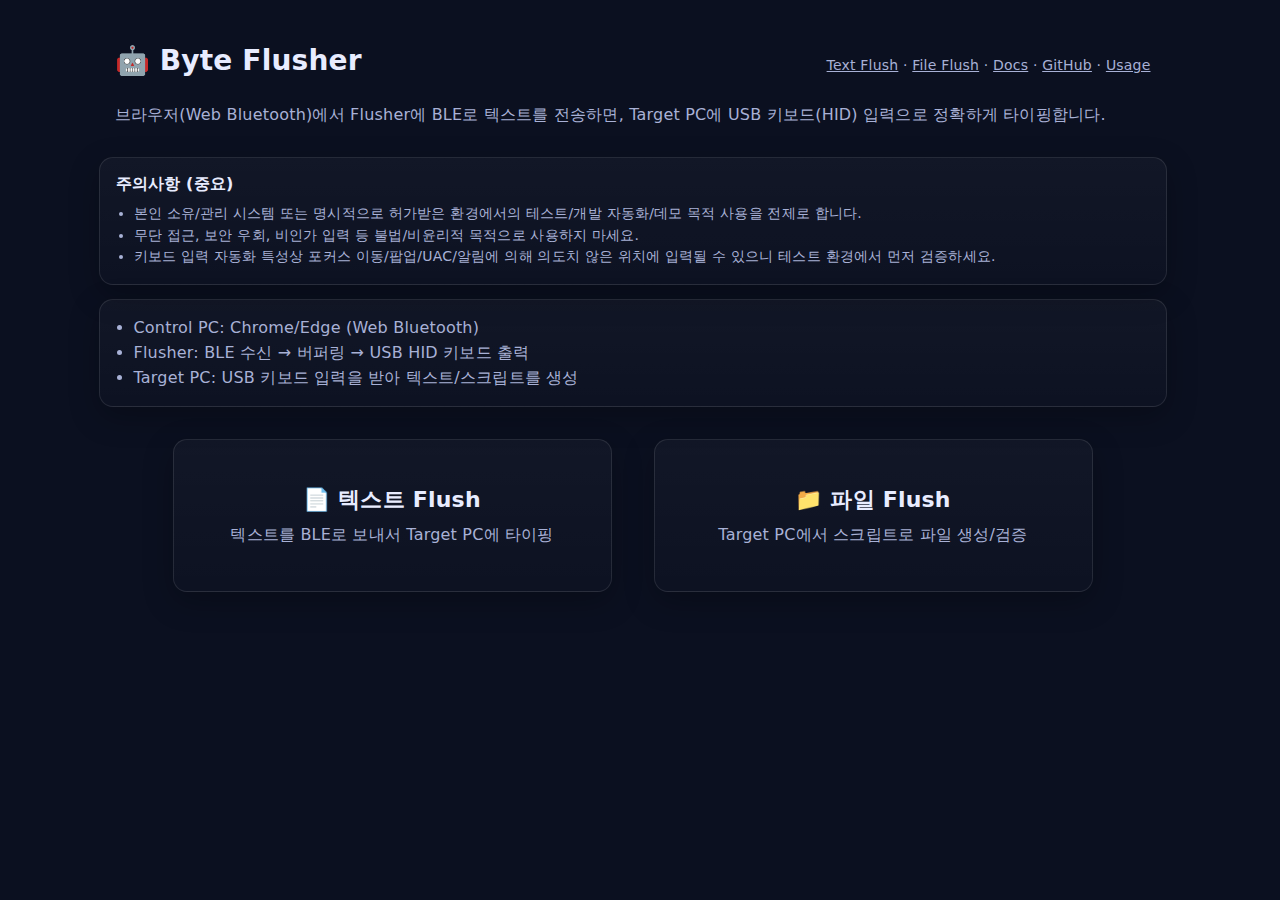
<file: index.html>
<!doctype html>
<html lang="ko">
  <head>
    <meta charset="utf-8" />
    <meta name="viewport" content="width=device-width, initial-scale=1" />
    <title>ByteFlusher — BLE to USB HID Text/File Flusher (Web Bluetooth)</title>
    <meta
      name="description"
      content="ByteFlusher는 Web Bluetooth(BLE)로 텍스트/파일을 전송하면 nRF52840 보드가 USB HID 키보드 입력으로 Target PC에 정확하게 타이핑/생성하는 도구입니다. 정확성(누락/중복 방지)을 최우선으로 설계되었습니다."
    />

    <link rel="icon" href="./favicon.svg" type="image/svg+xml" />
    <link rel="icon" href="./favicon.svg" sizes="any" />

    <link rel="canonical" href="https://aidanpark.github.io/byteflusher/" />

    <meta property="og:type" content="website" />
    <meta property="og:locale" content="ko_KR" />
    <meta property="og:site_name" content="ByteFlusher" />
    <meta property="og:title" content="ByteFlusher — BLE to USB HID Text/File Flusher" />
    <meta
      property="og:description"
      content="Web Bluetooth(BLE)로 전송한 텍스트/파일을 nRF52840 보드가 USB HID 키보드로 Target PC에 정확하게 입력/생성합니다."
    />
    <meta property="og:url" content="https://aidanpark.github.io/byteflusher/" />
    <meta property="og:image" content="https://aidanpark.github.io/byteflusher/docs/device_board.webp" />

    <meta name="twitter:card" content="summary_large_image" />
    <meta name="twitter:title" content="ByteFlusher — BLE to USB HID Text/File Flusher" />
    <meta
      name="twitter:description"
      content="Web Bluetooth(BLE) → nRF52840 → USB HID keyboard. 정확성 우선의 텍스트/파일 입력 자동화."
    />
    <meta name="twitter:image" content="https://aidanpark.github.io/byteflusher/docs/device_board.webp" />

    <link rel="stylesheet" href="./web/style.css" />
  </head>
  <body>
    <main class="container">
      <header class="topHeader">
        <div class="topHeaderRow">
          <h1 class="topHeaderTitle">🤖 Byte Flusher</h1>
          <nav class="topHeaderNav muted" aria-label="Primary">
            <a href="./web/text.html" style="color: inherit;">Text Flush</a>
            ·
            <a href="./web/files.html" style="color: inherit;">File Flush</a>
            ·
            <a href="./docs/" style="color: inherit;">Docs</a>
            ·
            <a href="https://github.com/AidanPark/byteflusher" rel="noopener" target="_blank" style="color: inherit;">GitHub</a>
            ·
            <a href="https://github.com/AidanPark/byteflusher#-빠른-시작-사용-방법" rel="noopener" target="_blank" style="color: inherit;">Usage</a>
          </nav>
        </div>
        <p class="muted" style="padding-top: 26px; font-size: 16px; line-height: 1.5;">브라우저(Web Bluetooth)에서 Flusher에 BLE로 텍스트를 전송하면, Target PC에 USB 키보드(HID) 입력으로 정확하게 타이핑합니다.</p>
      </header>

      <section class="card" style="margin-top: 10px;">
        <h2 class="sidebarTitle" style="margin-bottom: 8px;">주의사항 (중요)</h2>
        <ul class="muted" style="margin: 0; padding-left: 18px; font-size: 14px; line-height: 1.55;">
          <li>본인 소유/관리 시스템 또는 명시적으로 허가받은 환경에서의 테스트/개발 자동화/데모 목적 사용을 전제로 합니다.</li>
          <li>무단 접근, 보안 우회, 비인가 입력 등 불법/비윤리적 목적으로 사용하지 마세요.</li>
          <li>키보드 입력 자동화 특성상 포커스 이동/팝업/UAC/알림에 의해 의도치 않은 위치에 입력될 수 있으니 테스트 환경에서 먼저 검증하세요.</li>
        </ul>
      </section>

      <section class="card" style="margin-top: 14px;">
        <ul class="muted" style="margin: 0; padding-left: 18px; font-size: 16px; line-height: 1.55;">
          <li>Control PC: Chrome/Edge (Web Bluetooth)</li>
          <li>Flusher: BLE 수신 → 버퍼링 → USB HID 키보드 출력</li>
          <li>Target PC: USB 키보드 입력을 받아 텍스트/스크립트를 생성</li>
        </ul>
      </section>

      <section style="margin-top: 18px; display: flex; justify-content: center;">
        <div style="width: min(920px, 100%); display: grid; grid-template-columns: repeat(2, minmax(0, 1fr)); gap: 42px;">
          <a href="./web/text.html" class="card" style="color: inherit; text-decoration: none; display: block; padding: 45px 18px; text-align: center;">
            <div style="font-size: 22px; font-weight: 700;">📄 텍스트 Flush</div>
            <div class="muted" style="margin-top: 10px; font-size: 16px;">텍스트를 BLE로 보내서 Target PC에 타이핑</div>
          </a>
          <a href="./web/files.html" class="card" style="color: inherit; text-decoration: none; display: block; padding: 45px 18px; text-align: center;">
            <div style="font-size: 22px; font-weight: 700;">📁 파일 Flush</div>
            <div class="muted" style="margin-top: 10px; font-size: 16px;">Target PC에서 스크립트로 파일 생성/검증</div>
          </a>
        </div>
      </section>
    </main>
  </body>
</html>
</file>
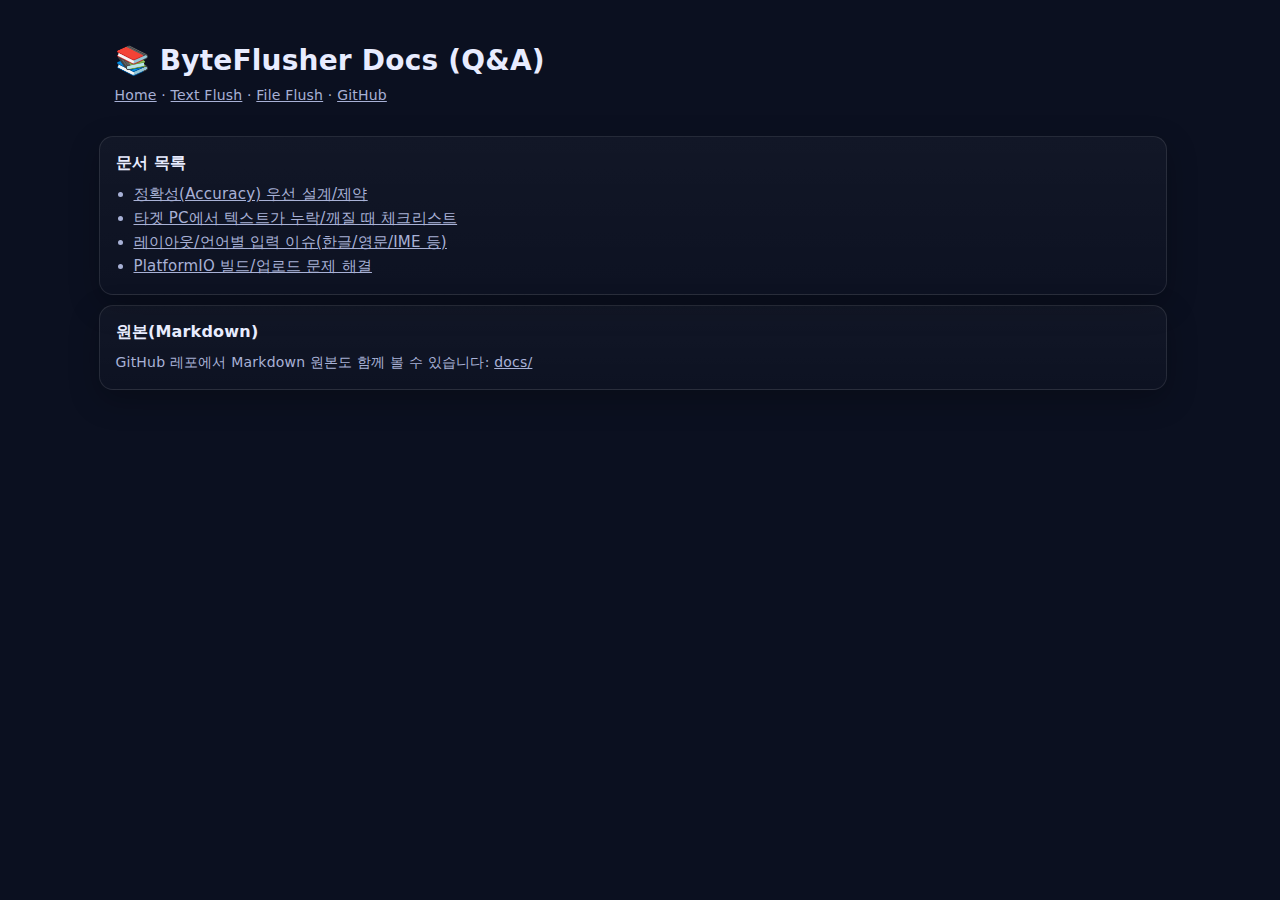
<file: docs/index.html>
<!doctype html>
<html lang="ko">
  <head>
    <meta charset="utf-8" />
    <meta name="viewport" content="width=device-width, initial-scale=1" />
    <title>ByteFlusher — Docs (Q&A)</title>
    <meta
      name="description"
      content="ByteFlusher 문서(Q&A): 정확성(accuracy) 우선 설계, 텍스트 누락/깨짐 체크리스트, IME/레이아웃 이슈, PlatformIO 빌드/업로드 문제 해결."
    />

    <link rel="icon" href="../favicon.svg" type="image/svg+xml" />
    <link rel="icon" href="../favicon.svg" sizes="any" />

    <link rel="canonical" href="https://aidanpark.github.io/byteflusher/docs/" />

    <meta property="og:type" content="website" />
    <meta property="og:locale" content="ko_KR" />
    <meta property="og:site_name" content="ByteFlusher" />
    <meta property="og:title" content="ByteFlusher — Docs (Q&A)" />
    <meta
      property="og:description"
      content="정확성 우선 설계/제약, 누락/깨짐 체크리스트, IME/레이아웃 이슈, PlatformIO 문제 해결 문서 모음."
    />
    <meta property="og:url" content="https://aidanpark.github.io/byteflusher/docs/" />
    <meta property="og:image" content="https://aidanpark.github.io/byteflusher/docs/device_board.webp" />

    <meta name="twitter:card" content="summary_large_image" />
    <meta name="twitter:title" content="ByteFlusher — Docs (Q&A)" />
    <meta
      name="twitter:description"
      content="정확성 우선 설계/제약과 트러블슈팅 문서 모음."
    />
    <meta name="twitter:image" content="https://aidanpark.github.io/byteflusher/docs/device_board.webp" />

    <link rel="stylesheet" href="../web/style.css" />
  </head>
  <body>
    <main class="container">
      <header class="topHeader">
        <h1><a href="../index.html" style="color: inherit; text-decoration: none;">📚 ByteFlusher Docs (Q&A)</a></h1>
        <p class="muted" style="margin-top: 8px; font-size: 14px; line-height: 1.5;">
          <a href="../index.html" style="color: inherit;">Home</a>
          · <a href="../web/text.html" style="color: inherit;">Text Flush</a>
          · <a href="../web/files.html" style="color: inherit;">File Flush</a>
          · <a href="https://github.com/AidanPark/byteflusher" rel="noopener" target="_blank" style="color: inherit;">GitHub</a>
        </p>
      </header>

      <section class="card" style="margin-top: 10px;">
        <h2 class="sidebarTitle" style="margin-bottom: 8px;">문서 목록</h2>
        <ul class="muted" style="margin: 0; padding-left: 18px; font-size: 15px; line-height: 1.6;">
          <li><a href="./accuracy-design.html" style="color: inherit;">정확성(Accuracy) 우선 설계/제약</a></li>
          <li><a href="./troubleshooting-missing-text.html" style="color: inherit;">타겟 PC에서 텍스트가 누락/깨질 때 체크리스트</a></li>
          <li><a href="./ime-layout-issues.html" style="color: inherit;">레이아웃/언어별 입력 이슈(한글/영문/IME 등)</a></li>
          <li><a href="./platformio-build-upload.html" style="color: inherit;">PlatformIO 빌드/업로드 문제 해결</a></li>
        </ul>
      </section>

      <section class="card" style="margin-top: 10px;">
        <h2 class="sidebarTitle" style="margin-bottom: 8px;">원본(Markdown)</h2>
        <p class="muted" style="margin: 0; font-size: 14px; line-height: 1.6;">
          GitHub 레포에서 Markdown 원본도 함께 볼 수 있습니다:
          <a href="https://github.com/AidanPark/byteflusher/tree/main/docs" rel="noopener" target="_blank" style="color: inherit;">docs/</a>
        </p>
      </section>
    </main>
  </body>
</html>
</file>
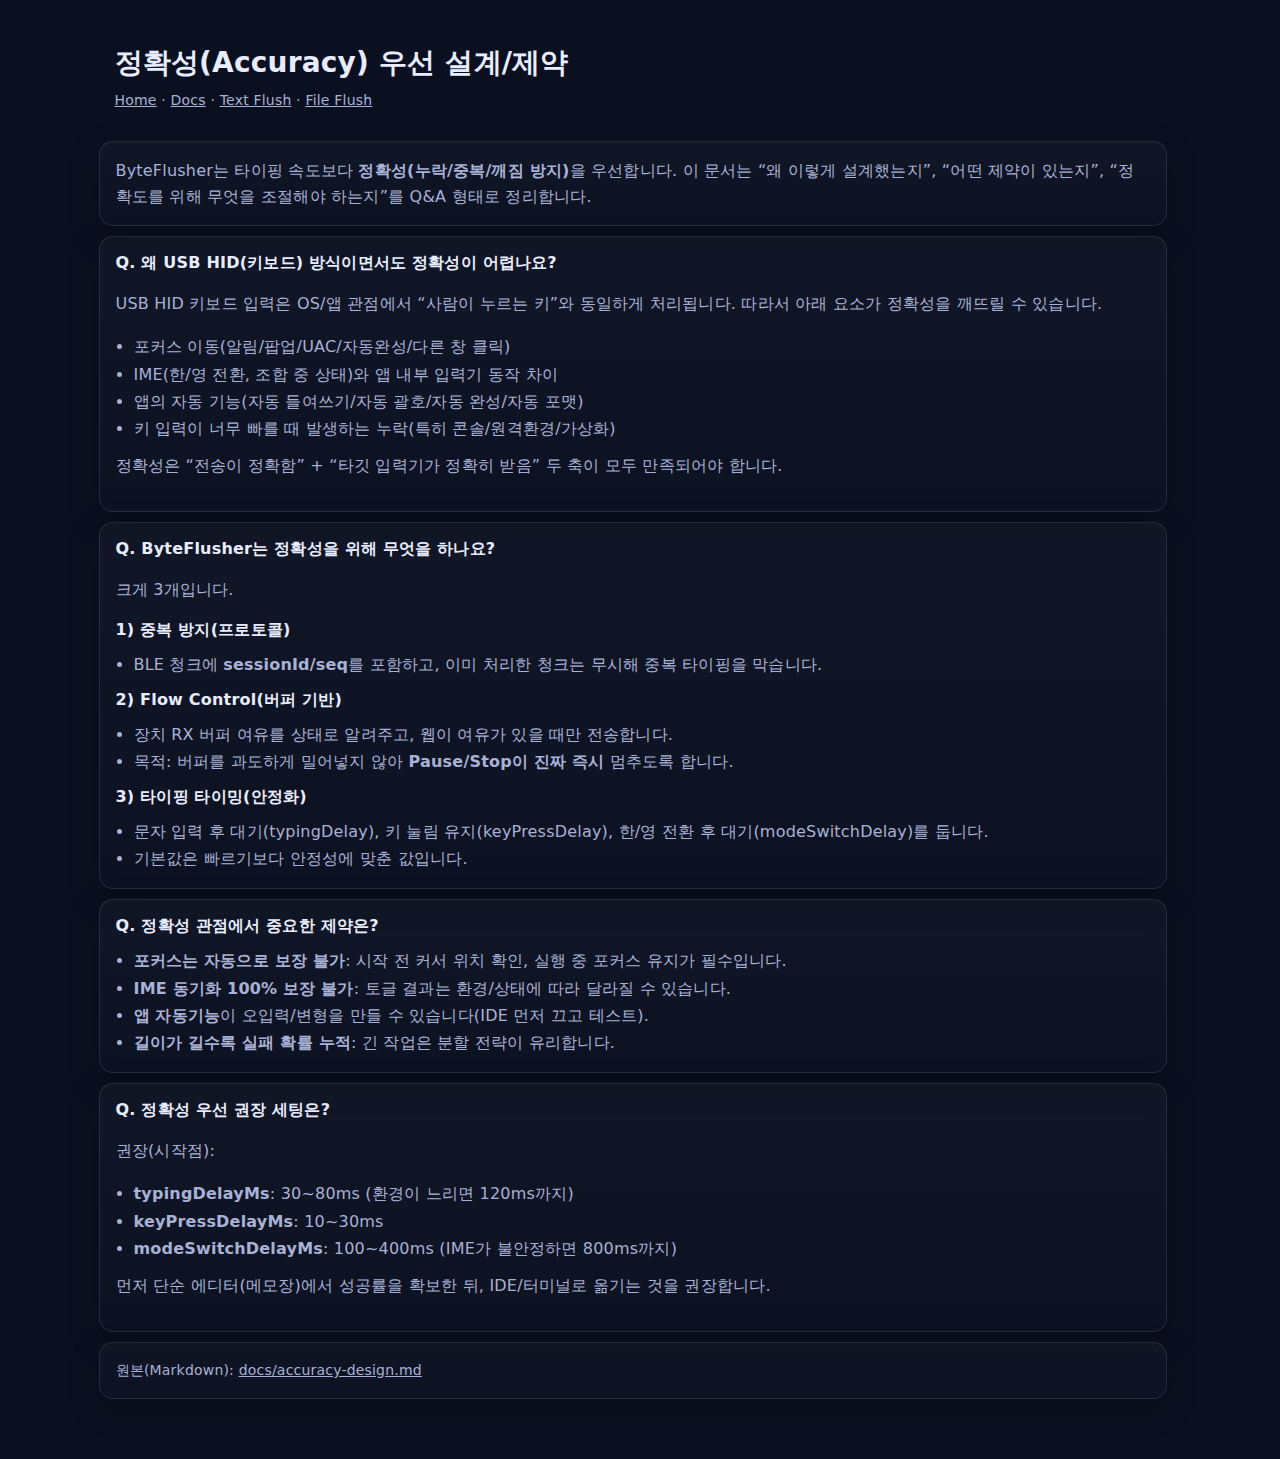
<file: docs/accuracy-design.html>
<!doctype html>
<html lang="ko">
  <head>
    <meta charset="utf-8" />
    <meta name="viewport" content="width=device-width, initial-scale=1" />
    <title>ByteFlusher Docs — 정확성(Accuracy) 우선 설계/제약</title>
    <meta
      name="description"
      content="ByteFlusher의 정확성(accuracy) 우선 설계: 중복 방지, flow control, 타이핑 타이밍, IME/포커스 제약과 권장 세팅을 Q&A로 정리합니다."
    />

    <link rel="icon" href="../favicon.svg" type="image/svg+xml" />
    <link rel="icon" href="../favicon.svg" sizes="any" />

    <link rel="canonical" href="https://aidanpark.github.io/byteflusher/docs/accuracy-design.html" />

    <meta property="og:type" content="article" />
    <meta property="og:locale" content="ko_KR" />
    <meta property="og:site_name" content="ByteFlusher" />
    <meta property="og:title" content="ByteFlusher — 정확성(Accuracy) 우선 설계/제약" />
    <meta
      property="og:description"
      content="중복 방지, flow control, 타이핑 타이밍, IME/포커스 제약과 권장 세팅(정확성 우선) Q&A."
    />
    <meta property="og:url" content="https://aidanpark.github.io/byteflusher/docs/accuracy-design.html" />
    <meta property="og:image" content="https://aidanpark.github.io/byteflusher/docs/device_board.webp" />

    <meta name="twitter:card" content="summary_large_image" />
    <meta name="twitter:title" content="ByteFlusher — 정확성(Accuracy) 우선 설계/제약" />
    <meta
      name="twitter:description"
      content="정확성 우선 설계 원리와 제약, 권장 세팅을 Q&A로 정리."
    />
    <meta name="twitter:image" content="https://aidanpark.github.io/byteflusher/docs/device_board.webp" />

    <link rel="stylesheet" href="../web/style.css" />
  </head>
  <body>
    <main class="container">
      <header class="topHeader">
        <h1>정확성(Accuracy) 우선 설계/제약</h1>
        <p class="muted" style="margin-top: 8px; font-size: 14px; line-height: 1.5;">
          <a href="../index.html" style="color: inherit;">Home</a>
          · <a href="./index.html" style="color: inherit;">Docs</a>
          · <a href="../web/text.html" style="color: inherit;">Text Flush</a>
          · <a href="../web/files.html" style="color: inherit;">File Flush</a>
        </p>
      </header>

      <section class="card" style="margin-top: 10px;">
        <p class="muted" style="margin: 0; line-height: 1.6;">
          ByteFlusher는 타이핑 속도보다 <b>정확성(누락/중복/깨짐 방지)</b>을 우선합니다. 이 문서는 “왜 이렇게 설계했는지”,
          “어떤 제약이 있는지”, “정확도를 위해 무엇을 조절해야 하는지”를 Q&amp;A 형태로 정리합니다.
        </p>
      </section>

      <section class="card" style="margin-top: 10px;">
        <h2 class="sidebarTitle">Q. 왜 USB HID(키보드) 방식이면서도 정확성이 어렵나요?</h2>
        <p class="muted" style="line-height: 1.7;">
          USB HID 키보드 입력은 OS/앱 관점에서 “사람이 누르는 키”와 동일하게 처리됩니다. 따라서 아래 요소가 정확성을 깨뜨릴 수 있습니다.
        </p>
        <ul class="muted" style="margin: 0; padding-left: 18px; line-height: 1.7;">
          <li>포커스 이동(알림/팝업/UAC/자동완성/다른 창 클릭)</li>
          <li>IME(한/영 전환, 조합 중 상태)와 앱 내부 입력기 동작 차이</li>
          <li>앱의 자동 기능(자동 들여쓰기/자동 괄호/자동 완성/자동 포맷)</li>
          <li>키 입력이 너무 빠를 때 발생하는 누락(특히 콘솔/원격환경/가상화)</li>
        </ul>
        <p class="muted" style="margin-top: 10px; line-height: 1.7;">
          정확성은 “전송이 정확함” + “타깃 입력기가 정확히 받음” 두 축이 모두 만족되어야 합니다.
        </p>
      </section>

      <section class="card" style="margin-top: 10px;">
        <h2 class="sidebarTitle">Q. ByteFlusher는 정확성을 위해 무엇을 하나요?</h2>
        <p class="muted" style="line-height: 1.7;">크게 3개입니다.</p>

        <h3 class="settingsTitle" style="margin-top: 12px;">1) 중복 방지(프로토콜)</h3>
        <ul class="muted" style="margin: 0; padding-left: 18px; line-height: 1.7;">
          <li>BLE 청크에 <b>sessionId/seq</b>를 포함하고, 이미 처리한 청크는 무시해 중복 타이핑을 막습니다.</li>
        </ul>

        <h3 class="settingsTitle" style="margin-top: 12px;">2) Flow Control(버퍼 기반)</h3>
        <ul class="muted" style="margin: 0; padding-left: 18px; line-height: 1.7;">
          <li>장치 RX 버퍼 여유를 상태로 알려주고, 웹이 여유가 있을 때만 전송합니다.</li>
          <li>목적: 버퍼를 과도하게 밀어넣지 않아 <b>Pause/Stop이 진짜 즉시</b> 멈추도록 합니다.</li>
        </ul>

        <h3 class="settingsTitle" style="margin-top: 12px;">3) 타이핑 타이밍(안정화)</h3>
        <ul class="muted" style="margin: 0; padding-left: 18px; line-height: 1.7;">
          <li>문자 입력 후 대기(typingDelay), 키 눌림 유지(keyPressDelay), 한/영 전환 후 대기(modeSwitchDelay)를 둡니다.</li>
          <li>기본값은 빠르기보다 안정성에 맞춘 값입니다.</li>
        </ul>
      </section>

      <section class="card" style="margin-top: 10px;">
        <h2 class="sidebarTitle">Q. 정확성 관점에서 중요한 제약은?</h2>
        <ul class="muted" style="margin: 0; padding-left: 18px; line-height: 1.7;">
          <li><b>포커스는 자동으로 보장 불가</b>: 시작 전 커서 위치 확인, 실행 중 포커스 유지가 필수입니다.</li>
          <li><b>IME 동기화 100% 보장 불가</b>: 토글 결과는 환경/상태에 따라 달라질 수 있습니다.</li>
          <li><b>앱 자동기능</b>이 오입력/변형을 만들 수 있습니다(IDE 먼저 끄고 테스트).</li>
          <li><b>길이가 길수록 실패 확률 누적</b>: 긴 작업은 분할 전략이 유리합니다.</li>
        </ul>
      </section>

      <section class="card" style="margin-top: 10px;">
        <h2 class="sidebarTitle">Q. 정확성 우선 권장 세팅은?</h2>
        <p class="muted" style="line-height: 1.7;">권장(시작점):</p>
        <ul class="muted" style="margin: 0; padding-left: 18px; line-height: 1.7;">
          <li><b>typingDelayMs</b>: 30~80ms (환경이 느리면 120ms까지)</li>
          <li><b>keyPressDelayMs</b>: 10~30ms</li>
          <li><b>modeSwitchDelayMs</b>: 100~400ms (IME가 불안정하면 800ms까지)</li>
        </ul>
        <p class="muted" style="margin-top: 10px; line-height: 1.7;">
          먼저 단순 에디터(메모장)에서 성공률을 확보한 뒤, IDE/터미널로 옮기는 것을 권장합니다.
        </p>
      </section>

      <section class="card" style="margin-top: 10px;">
        <p class="muted" style="margin: 0; font-size: 14px; line-height: 1.6;">
          원본(Markdown):
          <a href="https://github.com/AidanPark/byteflusher/blob/main/docs/accuracy-design.md" rel="noopener" target="_blank" style="color: inherit;">docs/accuracy-design.md</a>
        </p>
      </section>
    </main>
  </body>
</html>
</file>
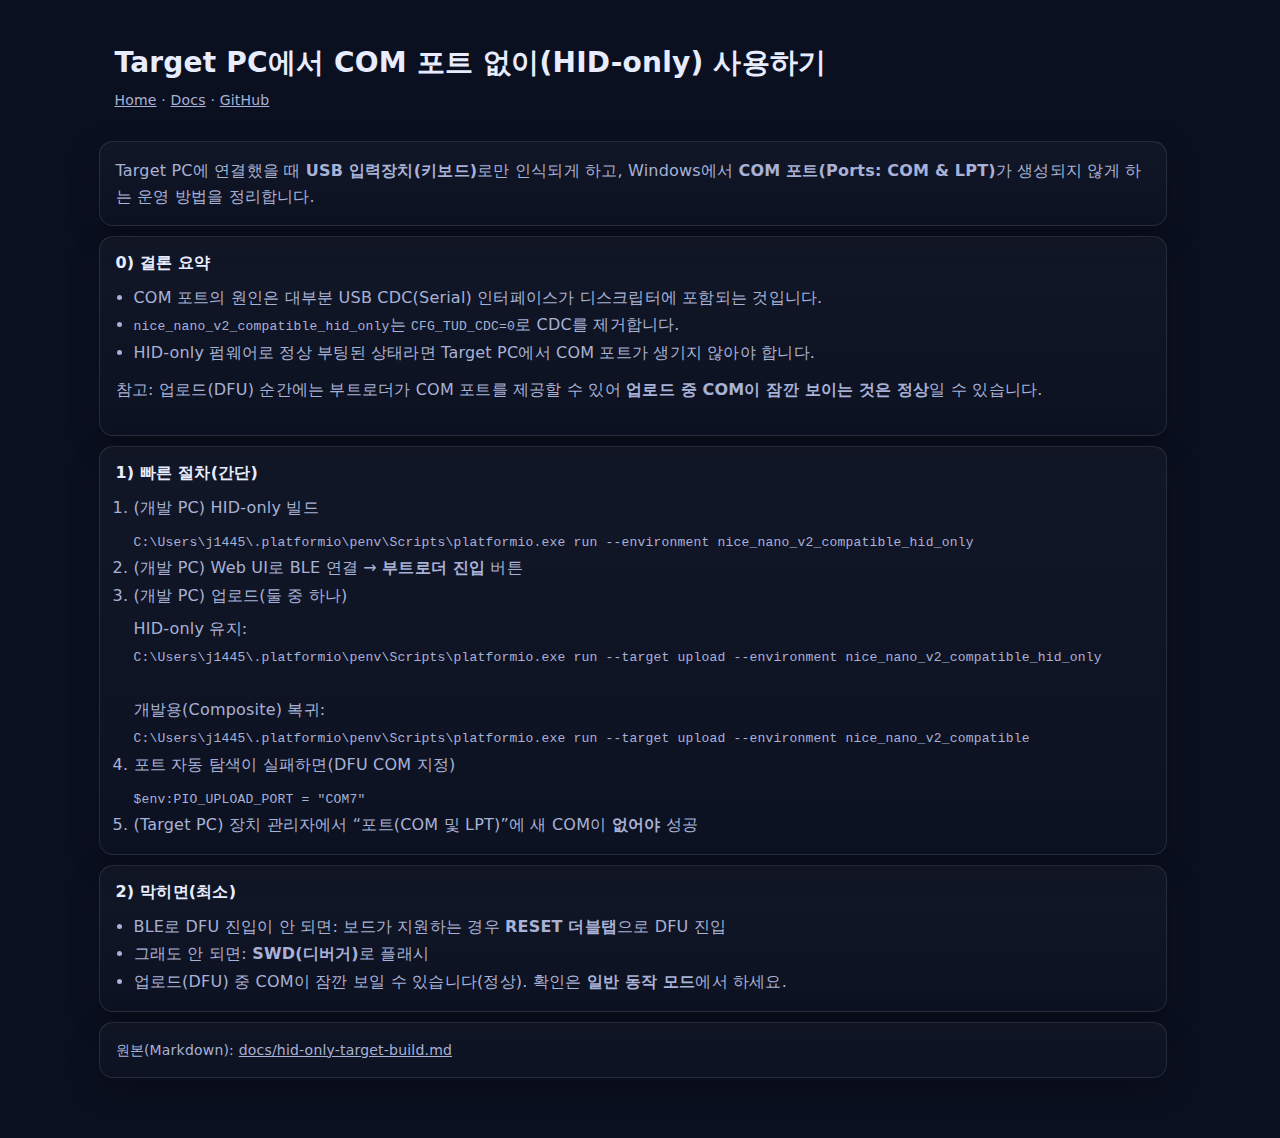
<file: docs/hid-only-target-build.html>
<!doctype html>
<html lang="ko">
  <head>
    <meta charset="utf-8" />
    <meta name="viewport" content="width=device-width, initial-scale=1" />
    <title>ByteFlusher Docs — Target PC에서 COM 없이(HID-only) 사용하기</title>
    <meta
      name="description"
      content="Target PC에서 COM 포트 없이(USB HID 키보드만) 인식되게 하는 HID-only 빌드/업로드 매뉴얼. CFG_TUD_CDC=0, 부트로더(DFU) 업로드 흐름, 검증/트러블슈팅."
    />

    <link rel="icon" href="../favicon.svg" type="image/svg+xml" />
    <link rel="icon" href="../favicon.svg" sizes="any" />

    <link rel="canonical" href="https://aidanpark.github.io/byteflusher/docs/hid-only-target-build.html" />

    <meta property="og:type" content="article" />
    <meta property="og:locale" content="ko_KR" />
    <meta property="og:site_name" content="ByteFlusher" />
    <meta property="og:title" content="ByteFlusher — Target PC에서 COM 없이(HID-only) 사용하기" />
    <meta
      property="og:description"
      content="Target PC에서 COM 포트가 생성되지 않게(CDC 제거) HID-only 펌웨어를 빌드/업로드하는 운영 매뉴얼."
    />
    <meta property="og:url" content="https://aidanpark.github.io/byteflusher/docs/hid-only-target-build.html" />
    <meta property="og:image" content="https://aidanpark.github.io/byteflusher/docs/device_board.webp" />

    <meta name="twitter:card" content="summary_large_image" />
    <meta name="twitter:title" content="ByteFlusher — Target PC에서 COM 없이(HID-only) 사용하기" />
    <meta
      name="twitter:description"
      content="HID-only(CFG_TUD_CDC=0) 빌드/업로드, 부트로더(DFU) 진입, 검증/트러블슈팅."
    />
    <meta name="twitter:image" content="https://aidanpark.github.io/byteflusher/docs/device_board.webp" />

    <link rel="stylesheet" href="../web/style.css" />
  </head>
  <body>
    <main class="container">
      <header class="topHeader">
        <h1>Target PC에서 COM 포트 없이(HID-only) 사용하기</h1>
        <p class="muted" style="margin-top: 8px; font-size: 14px; line-height: 1.5;">
          <a href="../index.html" style="color: inherit;">Home</a>
          · <a href="./index.html" style="color: inherit;">Docs</a>
          · <a href="https://github.com/AidanPark/byteflusher" rel="noopener" target="_blank" style="color: inherit;">GitHub</a>
        </p>
      </header>

      <section class="card" style="margin-top: 10px;">
        <p class="muted" style="margin: 0; line-height: 1.6;">
          Target PC에 연결했을 때 <b>USB 입력장치(키보드)</b>로만 인식되게 하고,
          Windows에서 <b>COM 포트(Ports: COM &amp; LPT)</b>가 생성되지 않게 하는 운영 방법을 정리합니다.
        </p>
      </section>

      <section class="card" style="margin-top: 10px;">
        <h2 class="sidebarTitle">0) 결론 요약</h2>
        <ul class="muted" style="margin: 0; padding-left: 18px; line-height: 1.7;">
          <li>COM 포트의 원인은 대부분 USB CDC(Serial) 인터페이스가 디스크립터에 포함되는 것입니다.</li>
          <li><code>nice_nano_v2_compatible_hid_only</code>는 <code>CFG_TUD_CDC=0</code>로 CDC를 제거합니다.</li>
          <li>HID-only 펌웨어로 정상 부팅된 상태라면 Target PC에서 COM 포트가 생기지 않아야 합니다.</li>
        </ul>
        <p class="muted" style="margin-top: 10px; line-height: 1.7;">
          참고: 업로드(DFU) 순간에는 부트로더가 COM 포트를 제공할 수 있어
          <b>업로드 중 COM이 잠깐 보이는 것은 정상</b>일 수 있습니다.
        </p>
      </section>

      <section class="card" style="margin-top: 10px;">
        <h2 class="sidebarTitle">1) 빠른 절차(간단)</h2>
        <ol class="muted" style="margin: 0; padding-left: 18px; line-height: 1.7;">
          <li>
            (개발 PC) HID-only 빌드
            <div style="margin-top: 6px;">
              <code>C:\Users\j1445\.platformio\penv\Scripts\platformio.exe run --environment nice_nano_v2_compatible_hid_only</code>
            </div>
          </li>
          <li>(개발 PC) Web UI로 BLE 연결 → <b>부트로더 진입</b> 버튼</li>
          <li>
            (개발 PC) 업로드(둘 중 하나)
            <div style="margin-top: 6px;">
              <span class="muted">HID-only 유지:</span>
              <br />
              <code>C:\Users\j1445\.platformio\penv\Scripts\platformio.exe run --target upload --environment nice_nano_v2_compatible_hid_only</code>
              <br /><br />
              <span class="muted">개발용(Composite) 복귀:</span>
              <br />
              <code>C:\Users\j1445\.platformio\penv\Scripts\platformio.exe run --target upload --environment nice_nano_v2_compatible</code>
            </div>
          </li>
          <li>
            포트 자동 탐색이 실패하면(DFU COM 지정)
            <div style="margin-top: 6px;">
              <code>$env:PIO_UPLOAD_PORT = "COM7"</code>
            </div>
          </li>
          <li>
            (Target PC) 장치 관리자에서 “포트(COM 및 LPT)”에 새 COM이 <b>없어야</b> 성공
          </li>
        </ol>
      </section>

      <section class="card" style="margin-top: 10px;">
        <h2 class="sidebarTitle">2) 막히면(최소)</h2>
        <ul class="muted" style="margin: 0; padding-left: 18px; line-height: 1.7;">
          <li>BLE로 DFU 진입이 안 되면: 보드가 지원하는 경우 <b>RESET 더블탭</b>으로 DFU 진입</li>
          <li>그래도 안 되면: <b>SWD(디버거)</b>로 플래시</li>
          <li>업로드(DFU) 중 COM이 잠깐 보일 수 있습니다(정상). 확인은 <b>일반 동작 모드</b>에서 하세요.</li>
        </ul>
      </section>

      <section class="card" style="margin-top: 10px;">
        <p class="muted" style="margin: 0; font-size: 14px; line-height: 1.6;">
          원본(Markdown):
          <a href="https://github.com/AidanPark/byteflusher/blob/main/docs/hid-only-target-build.md" rel="noopener" target="_blank" style="color: inherit;">docs/hid-only-target-build.md</a>
        </p>
      </section>
    </main>
  </body>
</html>
</file>
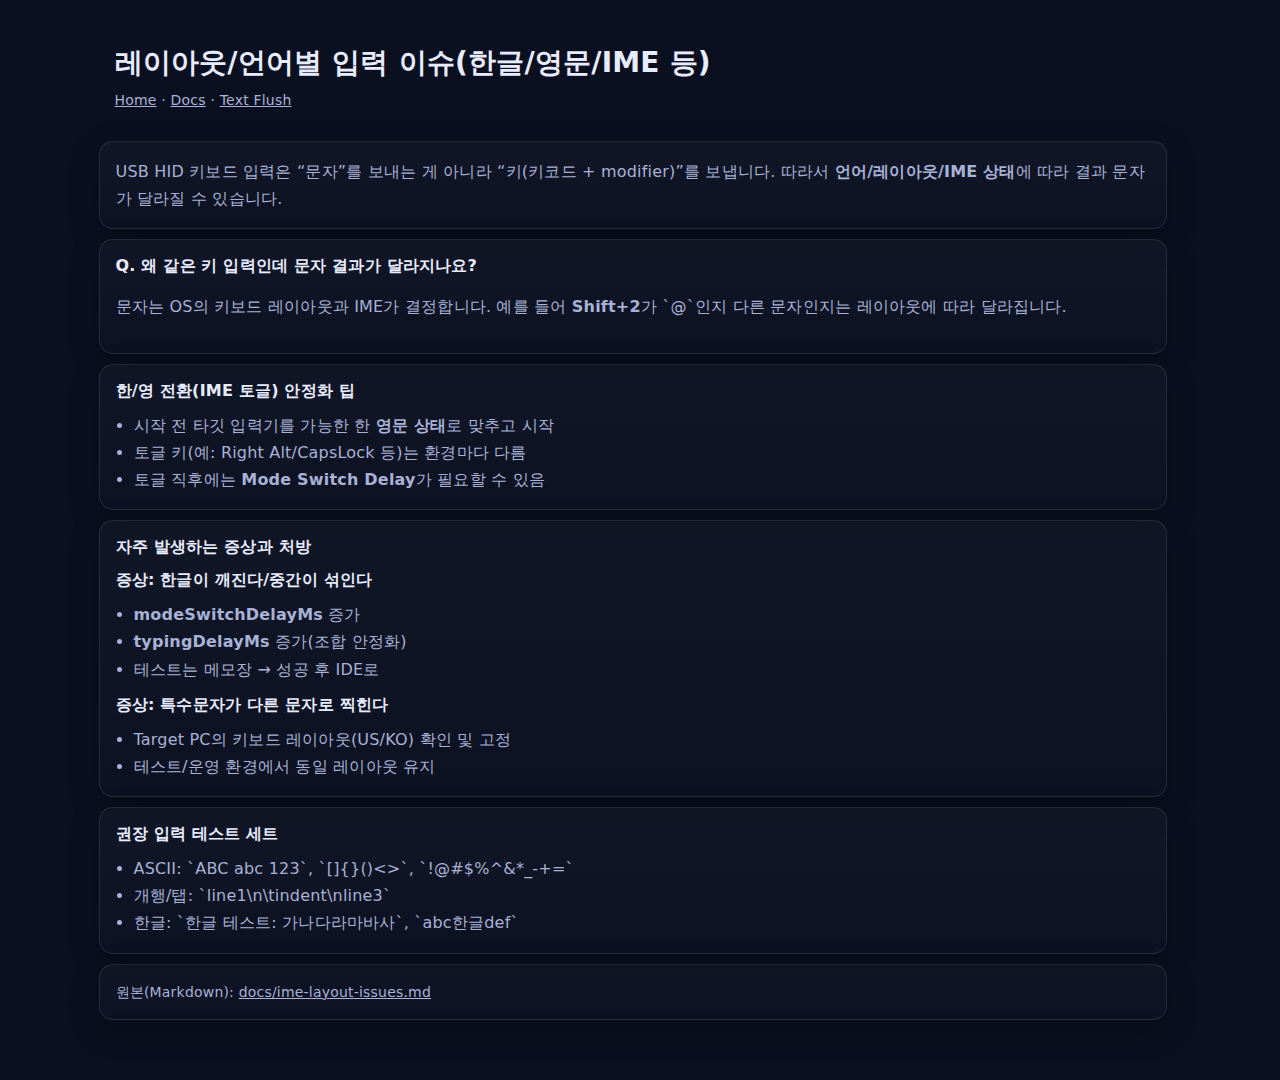
<file: docs/ime-layout-issues.html>
<!doctype html>
<html lang="ko">
  <head>
    <meta charset="utf-8" />
    <meta name="viewport" content="width=device-width, initial-scale=1" />
    <title>ByteFlusher Docs — IME/레이아웃 입력 이슈(한글/영문)</title>
    <meta
      name="description"
      content="USB HID 키보드 입력에서 한글/영문/IME, 키보드 레이아웃(US/KO) 차이로 발생하는 증상과 처방(모드 전환 딜레이, 레이아웃 고정, 테스트 세트)을 정리합니다."
    />

    <link rel="icon" href="../favicon.svg" type="image/svg+xml" />
    <link rel="icon" href="../favicon.svg" sizes="any" />

    <link rel="canonical" href="https://aidanpark.github.io/byteflusher/docs/ime-layout-issues.html" />

    <meta property="og:type" content="article" />
    <meta property="og:locale" content="ko_KR" />
    <meta property="og:site_name" content="ByteFlusher" />
    <meta property="og:title" content="ByteFlusher — IME/레이아웃 입력 이슈" />
    <meta
      property="og:description"
      content="한글/영문/IME, US/KO 레이아웃 차이로 생기는 입력 깨짐/특수문자 불일치 증상과 처방." 
    />
    <meta property="og:url" content="https://aidanpark.github.io/byteflusher/docs/ime-layout-issues.html" />
    <meta property="og:image" content="https://aidanpark.github.io/byteflusher/docs/ui_text_preview.png" />

    <meta name="twitter:card" content="summary_large_image" />
    <meta name="twitter:title" content="ByteFlusher — IME/레이아웃 입력 이슈" />
    <meta
      name="twitter:description"
      content="USB HID 입력에서 한글/영문/IME 및 키보드 레이아웃 이슈를 정리." 
    />
    <meta name="twitter:image" content="https://aidanpark.github.io/byteflusher/docs/ui_text_preview.png" />

    <link rel="stylesheet" href="../web/style.css" />
  </head>
  <body>
    <main class="container">
      <header class="topHeader">
        <h1>레이아웃/언어별 입력 이슈(한글/영문/IME 등)</h1>
        <p class="muted" style="margin-top: 8px; font-size: 14px; line-height: 1.5;">
          <a href="../index.html" style="color: inherit;">Home</a>
          · <a href="./index.html" style="color: inherit;">Docs</a>
          · <a href="../web/text.html" style="color: inherit;">Text Flush</a>
        </p>
      </header>

      <section class="card" style="margin-top: 10px;">
        <p class="muted" style="margin: 0; line-height: 1.7;">
          USB HID 키보드 입력은 “문자”를 보내는 게 아니라 “키(키코드 + modifier)”를 보냅니다. 따라서 <b>언어/레이아웃/IME 상태</b>에 따라 결과 문자가 달라질 수 있습니다.
        </p>
      </section>

      <section class="card" style="margin-top: 10px;">
        <h2 class="sidebarTitle">Q. 왜 같은 키 입력인데 문자 결과가 달라지나요?</h2>
        <p class="muted" style="line-height: 1.7;">
          문자는 OS의 키보드 레이아웃과 IME가 결정합니다. 예를 들어 <b>Shift+2</b>가 `@`인지 다른 문자인지는 레이아웃에 따라 달라집니다.
        </p>
      </section>

      <section class="card" style="margin-top: 10px;">
        <h2 class="sidebarTitle">한/영 전환(IME 토글) 안정화 팁</h2>
        <ul class="muted" style="margin: 0; padding-left: 18px; line-height: 1.7;">
          <li>시작 전 타깃 입력기를 가능한 한 <b>영문 상태</b>로 맞추고 시작</li>
          <li>토글 키(예: Right Alt/CapsLock 등)는 환경마다 다름</li>
          <li>토글 직후에는 <b>Mode Switch Delay</b>가 필요할 수 있음</li>
        </ul>
      </section>

      <section class="card" style="margin-top: 10px;">
        <h2 class="sidebarTitle">자주 발생하는 증상과 처방</h2>

        <h3 class="settingsTitle" style="margin-top: 12px;">증상: 한글이 깨진다/중간이 섞인다</h3>
        <ul class="muted" style="margin: 0; padding-left: 18px; line-height: 1.7;">
          <li><b>modeSwitchDelayMs</b> 증가</li>
          <li><b>typingDelayMs</b> 증가(조합 안정화)</li>
          <li>테스트는 메모장 → 성공 후 IDE로</li>
        </ul>

        <h3 class="settingsTitle" style="margin-top: 12px;">증상: 특수문자가 다른 문자로 찍힌다</h3>
        <ul class="muted" style="margin: 0; padding-left: 18px; line-height: 1.7;">
          <li>Target PC의 키보드 레이아웃(US/KO) 확인 및 고정</li>
          <li>테스트/운영 환경에서 동일 레이아웃 유지</li>
        </ul>
      </section>

      <section class="card" style="margin-top: 10px;">
        <h2 class="sidebarTitle">권장 입력 테스트 세트</h2>
        <ul class="muted" style="margin: 0; padding-left: 18px; line-height: 1.7;">
          <li>ASCII: `ABC abc 123`, `[]{}()<>`, `!@#$%^&amp;*_-+=`</li>
          <li>개행/탭: `line1\n\tindent\nline3`</li>
          <li>한글: `한글 테스트: 가나다라마바사`, `abc한글def`</li>
        </ul>
      </section>

      <section class="card" style="margin-top: 10px;">
        <p class="muted" style="margin: 0; font-size: 14px; line-height: 1.6;">
          원본(Markdown):
          <a href="https://github.com/AidanPark/byteflusher/blob/main/docs/ime-layout-issues.md" rel="noopener" target="_blank" style="color: inherit;">docs/ime-layout-issues.md</a>
        </p>
      </section>
    </main>
  </body>
</html>
</file>
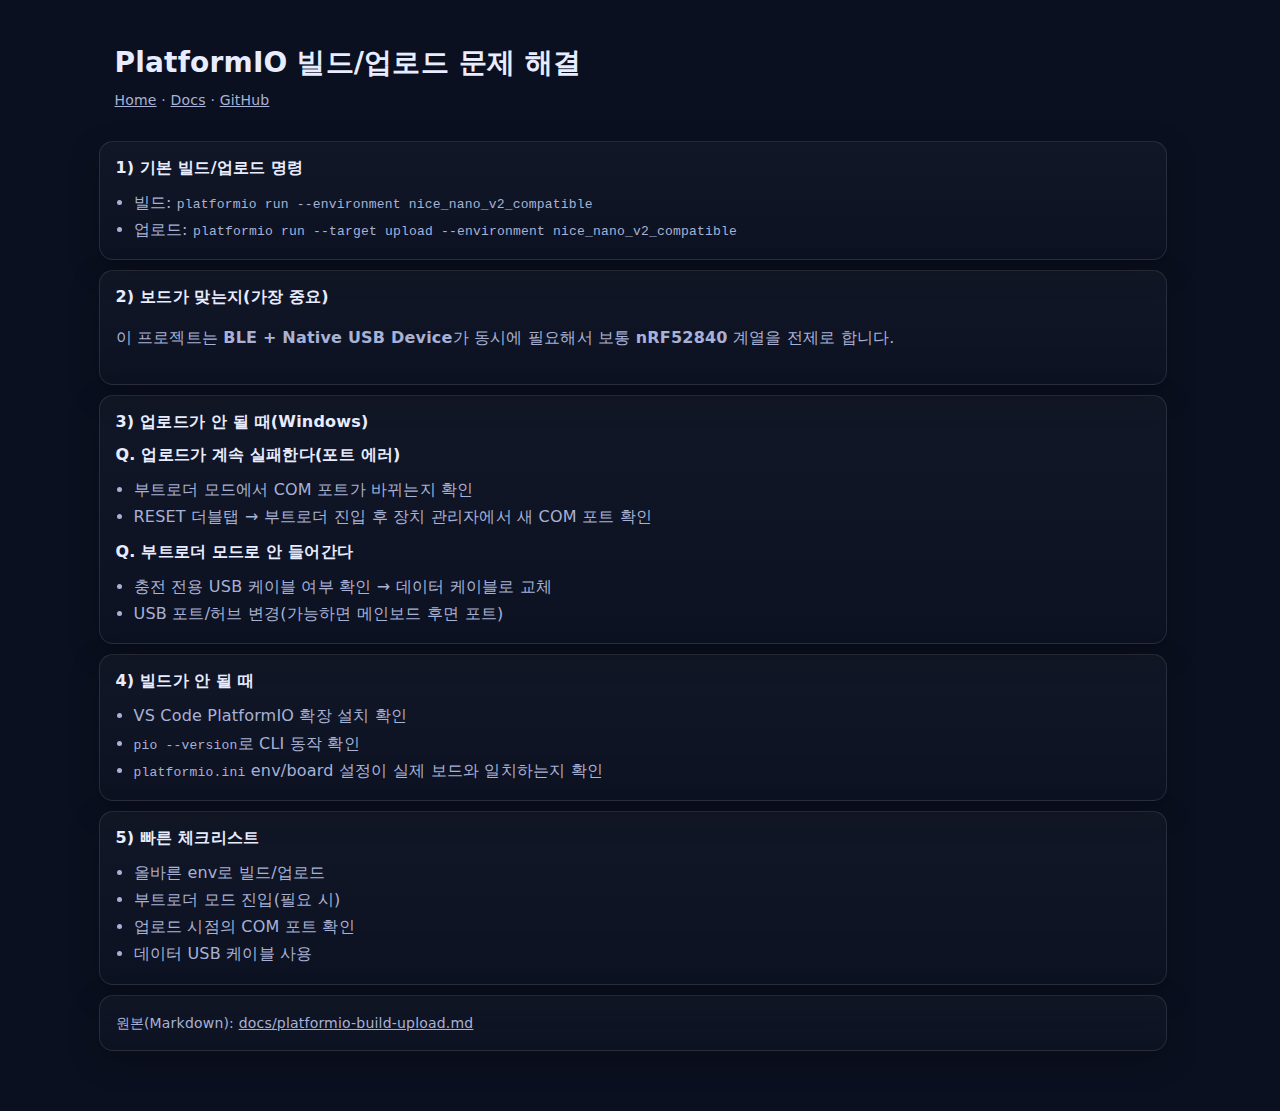
<file: docs/platformio-build-upload.html>
<!doctype html>
<html lang="ko">
  <head>
    <meta charset="utf-8" />
    <meta name="viewport" content="width=device-width, initial-scale=1" />
    <title>ByteFlusher Docs — PlatformIO 빌드/업로드 문제 해결</title>
    <meta
      name="description"
      content="PlatformIO 빌드/업로드 문제 해결: 기본 명령, 보드(nRF52840) 요구사항, Windows 업로드(부트로더/COM 포트) 트러블슈팅과 체크리스트."
    />

    <link rel="icon" href="../favicon.svg" type="image/svg+xml" />
    <link rel="icon" href="../favicon.svg" sizes="any" />

    <link rel="canonical" href="https://aidanpark.github.io/byteflusher/docs/platformio-build-upload.html" />

    <meta property="og:type" content="article" />
    <meta property="og:locale" content="ko_KR" />
    <meta property="og:site_name" content="ByteFlusher" />
    <meta property="og:title" content="ByteFlusher — PlatformIO 빌드/업로드 문제 해결" />
    <meta
      property="og:description"
      content="PlatformIO 빌드/업로드 명령과 Windows 업로드 실패(부트로더/COM 포트) 원인 및 해결 체크리스트."
    />
    <meta property="og:url" content="https://aidanpark.github.io/byteflusher/docs/platformio-build-upload.html" />
    <meta property="og:image" content="https://aidanpark.github.io/byteflusher/docs/device_board.webp" />

    <meta name="twitter:card" content="summary_large_image" />
    <meta name="twitter:title" content="ByteFlusher — PlatformIO 빌드/업로드 문제 해결" />
    <meta
      name="twitter:description"
      content="PlatformIO 빌드/업로드 트러블슈팅(Windows, 부트로더/COM 포트)."
    />
    <meta name="twitter:image" content="https://aidanpark.github.io/byteflusher/docs/device_board.webp" />

    <link rel="stylesheet" href="../web/style.css" />
  </head>
  <body>
    <main class="container">
      <header class="topHeader">
        <h1>PlatformIO 빌드/업로드 문제 해결</h1>
        <p class="muted" style="margin-top: 8px; font-size: 14px; line-height: 1.5;">
          <a href="../index.html" style="color: inherit;">Home</a>
          · <a href="./index.html" style="color: inherit;">Docs</a>
          · <a href="https://github.com/AidanPark/byteflusher" rel="noopener" target="_blank" style="color: inherit;">GitHub</a>
        </p>
      </header>

      <section class="card" style="margin-top: 10px;">
        <h2 class="sidebarTitle">1) 기본 빌드/업로드 명령</h2>
        <ul class="muted" style="margin: 0; padding-left: 18px; line-height: 1.7;">
          <li>빌드: <code>platformio run --environment nice_nano_v2_compatible</code></li>
          <li>업로드: <code>platformio run --target upload --environment nice_nano_v2_compatible</code></li>
        </ul>
      </section>

      <section class="card" style="margin-top: 10px;">
        <h2 class="sidebarTitle">2) 보드가 맞는지(가장 중요)</h2>
        <p class="muted" style="line-height: 1.7;">
          이 프로젝트는 <b>BLE + Native USB Device</b>가 동시에 필요해서 보통 <b>nRF52840</b> 계열을 전제로 합니다.
        </p>
      </section>

      <section class="card" style="margin-top: 10px;">
        <h2 class="sidebarTitle">3) 업로드가 안 될 때(Windows)</h2>

        <h3 class="settingsTitle" style="margin-top: 12px;">Q. 업로드가 계속 실패한다(포트 에러)</h3>
        <ul class="muted" style="margin: 0; padding-left: 18px; line-height: 1.7;">
          <li>부트로더 모드에서 COM 포트가 바뀌는지 확인</li>
          <li>RESET 더블탭 → 부트로더 진입 후 장치 관리자에서 새 COM 포트 확인</li>
        </ul>

        <h3 class="settingsTitle" style="margin-top: 12px;">Q. 부트로더 모드로 안 들어간다</h3>
        <ul class="muted" style="margin: 0; padding-left: 18px; line-height: 1.7;">
          <li>충전 전용 USB 케이블 여부 확인 → 데이터 케이블로 교체</li>
          <li>USB 포트/허브 변경(가능하면 메인보드 후면 포트)</li>
        </ul>
      </section>

      <section class="card" style="margin-top: 10px;">
        <h2 class="sidebarTitle">4) 빌드가 안 될 때</h2>
        <ul class="muted" style="margin: 0; padding-left: 18px; line-height: 1.7;">
          <li>VS Code PlatformIO 확장 설치 확인</li>
          <li><code>pio --version</code>로 CLI 동작 확인</li>
          <li><code>platformio.ini</code> env/board 설정이 실제 보드와 일치하는지 확인</li>
        </ul>
      </section>

      <section class="card" style="margin-top: 10px;">
        <h2 class="sidebarTitle">5) 빠른 체크리스트</h2>
        <ul class="muted" style="margin: 0; padding-left: 18px; line-height: 1.7;">
          <li>올바른 env로 빌드/업로드</li>
          <li>부트로더 모드 진입(필요 시)</li>
          <li>업로드 시점의 COM 포트 확인</li>
          <li>데이터 USB 케이블 사용</li>
        </ul>
      </section>

      <section class="card" style="margin-top: 10px;">
        <p class="muted" style="margin: 0; font-size: 14px; line-height: 1.6;">
          원본(Markdown):
          <a href="https://github.com/AidanPark/byteflusher/blob/main/docs/platformio-build-upload.md" rel="noopener" target="_blank" style="color: inherit;">docs/platformio-build-upload.md</a>
        </p>
      </section>
    </main>
  </body>
</html>
</file>
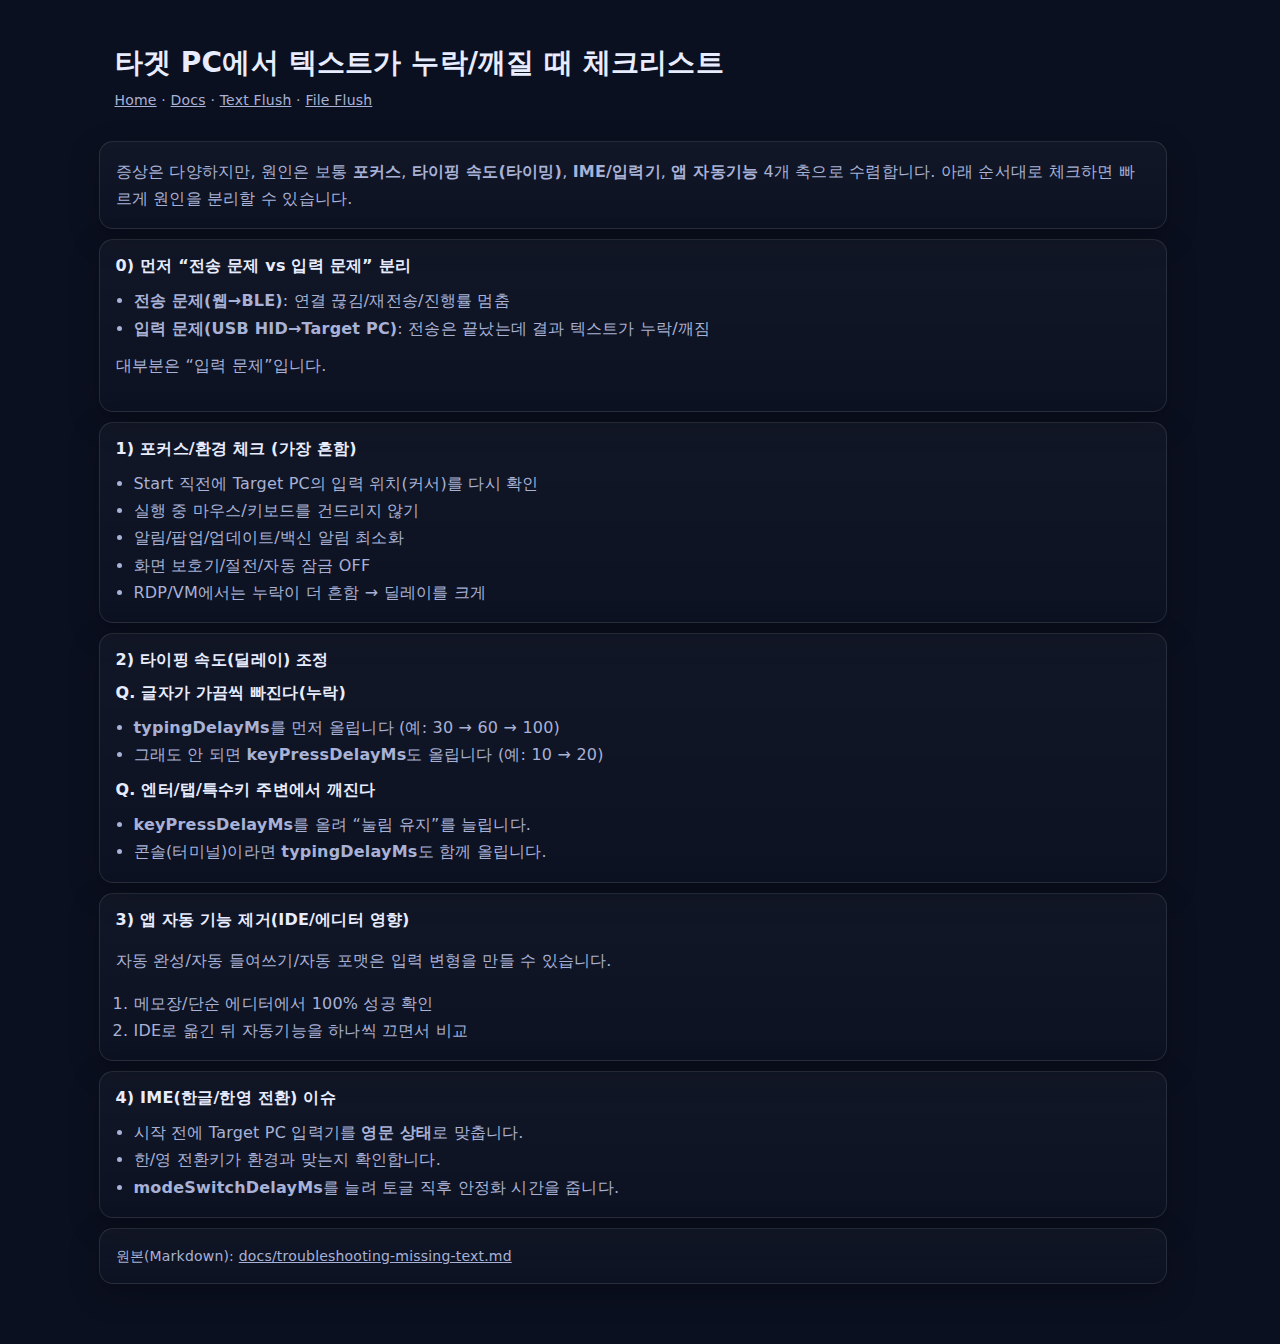
<file: docs/troubleshooting-missing-text.html>
<!doctype html>
<html lang="ko">
  <head>
    <meta charset="utf-8" />
    <meta name="viewport" content="width=device-width, initial-scale=1" />
    <title>ByteFlusher Docs — 텍스트 누락/깨짐 체크리스트</title>
    <meta
      name="description"
      content="Target PC에서 텍스트가 누락/깨질 때의 체크리스트: 포커스, 타이핑 딜레이, IME, 앱 자동기능(IDE/터미널) 관점에서 빠르게 원인을 분리합니다."
    />

    <link rel="icon" href="../favicon.svg" type="image/svg+xml" />
    <link rel="icon" href="../favicon.svg" sizes="any" />

    <link rel="canonical" href="https://aidanpark.github.io/byteflusher/docs/troubleshooting-missing-text.html" />

    <meta property="og:type" content="article" />
    <meta property="og:locale" content="ko_KR" />
    <meta property="og:site_name" content="ByteFlusher" />
    <meta property="og:title" content="ByteFlusher — 텍스트 누락/깨짐 체크리스트" />
    <meta
      property="og:description"
      content="포커스/딜레이/IME/앱 자동기능 4축으로 누락/깨짐 원인을 빠르게 분리하는 체크리스트."
    />
    <meta property="og:url" content="https://aidanpark.github.io/byteflusher/docs/troubleshooting-missing-text.html" />
    <meta property="og:image" content="https://aidanpark.github.io/byteflusher/docs/ui_text_preview.png" />

    <meta name="twitter:card" content="summary_large_image" />
    <meta name="twitter:title" content="ByteFlusher — 텍스트 누락/깨짐 체크리스트" />
    <meta
      name="twitter:description"
      content="Target PC 입력 누락/깨짐을 포커스/딜레이/IME/앱 자동기능 관점에서 진단."
    />
    <meta name="twitter:image" content="https://aidanpark.github.io/byteflusher/docs/ui_text_preview.png" />

    <link rel="stylesheet" href="../web/style.css" />
  </head>
  <body>
    <main class="container">
      <header class="topHeader">
        <h1>타겟 PC에서 텍스트가 누락/깨질 때 체크리스트</h1>
        <p class="muted" style="margin-top: 8px; font-size: 14px; line-height: 1.5;">
          <a href="../index.html" style="color: inherit;">Home</a>
          · <a href="./index.html" style="color: inherit;">Docs</a>
          · <a href="../web/text.html" style="color: inherit;">Text Flush</a>
          · <a href="../web/files.html" style="color: inherit;">File Flush</a>
        </p>
      </header>

      <section class="card" style="margin-top: 10px;">
        <p class="muted" style="margin: 0; line-height: 1.7;">
          증상은 다양하지만, 원인은 보통 <b>포커스</b>, <b>타이핑 속도(타이밍)</b>, <b>IME/입력기</b>, <b>앱 자동기능</b> 4개 축으로 수렴합니다.
          아래 순서대로 체크하면 빠르게 원인을 분리할 수 있습니다.
        </p>
      </section>

      <section class="card" style="margin-top: 10px;">
        <h2 class="sidebarTitle">0) 먼저 “전송 문제 vs 입력 문제” 분리</h2>
        <ul class="muted" style="margin: 0; padding-left: 18px; line-height: 1.7;">
          <li><b>전송 문제(웹→BLE)</b>: 연결 끊김/재전송/진행률 멈춤</li>
          <li><b>입력 문제(USB HID→Target PC)</b>: 전송은 끝났는데 결과 텍스트가 누락/깨짐</li>
        </ul>
        <p class="muted" style="margin-top: 10px; line-height: 1.7;">대부분은 “입력 문제”입니다.</p>
      </section>

      <section class="card" style="margin-top: 10px;">
        <h2 class="sidebarTitle">1) 포커스/환경 체크 (가장 흔함)</h2>
        <ul class="muted" style="margin: 0; padding-left: 18px; line-height: 1.7;">
          <li>Start 직전에 Target PC의 입력 위치(커서)를 다시 확인</li>
          <li>실행 중 마우스/키보드를 건드리지 않기</li>
          <li>알림/팝업/업데이트/백신 알림 최소화</li>
          <li>화면 보호기/절전/자동 잠금 OFF</li>
          <li>RDP/VM에서는 누락이 더 흔함 → 딜레이를 크게</li>
        </ul>
      </section>

      <section class="card" style="margin-top: 10px;">
        <h2 class="sidebarTitle">2) 타이핑 속도(딜레이) 조정</h2>

        <h3 class="settingsTitle" style="margin-top: 12px;">Q. 글자가 가끔씩 빠진다(누락)</h3>
        <ul class="muted" style="margin: 0; padding-left: 18px; line-height: 1.7;">
          <li><b>typingDelayMs</b>를 먼저 올립니다 (예: 30 → 60 → 100)</li>
          <li>그래도 안 되면 <b>keyPressDelayMs</b>도 올립니다 (예: 10 → 20)</li>
        </ul>

        <h3 class="settingsTitle" style="margin-top: 12px;">Q. 엔터/탭/특수키 주변에서 깨진다</h3>
        <ul class="muted" style="margin: 0; padding-left: 18px; line-height: 1.7;">
          <li><b>keyPressDelayMs</b>를 올려 “눌림 유지”를 늘립니다.</li>
          <li>콘솔(터미널)이라면 <b>typingDelayMs</b>도 함께 올립니다.</li>
        </ul>
      </section>

      <section class="card" style="margin-top: 10px;">
        <h2 class="sidebarTitle">3) 앱 자동 기능 제거(IDE/에디터 영향)</h2>
        <p class="muted" style="line-height: 1.7;">자동 완성/자동 들여쓰기/자동 포맷은 입력 변형을 만들 수 있습니다.</p>
        <ol class="muted" style="margin: 0; padding-left: 18px; line-height: 1.7;">
          <li>메모장/단순 에디터에서 100% 성공 확인</li>
          <li>IDE로 옮긴 뒤 자동기능을 하나씩 끄면서 비교</li>
        </ol>
      </section>

      <section class="card" style="margin-top: 10px;">
        <h2 class="sidebarTitle">4) IME(한글/한영 전환) 이슈</h2>
        <ul class="muted" style="margin: 0; padding-left: 18px; line-height: 1.7;">
          <li>시작 전에 Target PC 입력기를 <b>영문 상태</b>로 맞춥니다.</li>
          <li>한/영 전환키가 환경과 맞는지 확인합니다.</li>
          <li><b>modeSwitchDelayMs</b>를 늘려 토글 직후 안정화 시간을 줍니다.</li>
        </ul>
      </section>

      <section class="card" style="margin-top: 10px;">
        <p class="muted" style="margin: 0; font-size: 14px; line-height: 1.6;">
          원본(Markdown):
          <a href="https://github.com/AidanPark/byteflusher/blob/main/docs/troubleshooting-missing-text.md" rel="noopener" target="_blank" style="color: inherit;">docs/troubleshooting-missing-text.md</a>
        </p>
      </section>
    </main>
  </body>
</html>
</file>
<file: web/style.css>
:root {
  --bg: #0b1020;
  --card: #121a33;
  --text: #e8ecff;
  --muted: #a8b1d6;
  --accent: #6aa3ff;
  --border: rgba(255, 255, 255, 0.10);
}

* {
  box-sizing: border-box;
}

body {
  margin: 0;
  background: var(--bg);
  color: var(--text);
  font-family: system-ui, -apple-system, "Segoe UI", Roboto, Arial, sans-serif;
  letter-spacing: 0.2px;
}

/* Ensure HTML 'hidden' always wins over author CSS. */
[hidden] {
  display: none !important;
}

/* Keep layout stable when scrollbars appear/disappear. */
html {
  scrollbar-gutter: stable;
}

.container {
  max-width: 1100px;
  padding: 28px 16px 60px;
  margin: 0 auto;
}

.layout {
  display: grid;
  grid-template-columns: 320px 1fr;
  gap: 16px;
  align-items: start;
}

.sidebar {
  position: sticky;
  top: 16px;
}

.main {
  min-width: 0;
}

/* 오른쪽 입력 영역(메인)의 최외곽 카드 바운더리는 제거한다. */
.main > .card {
  border: 0;
  box-shadow: none;
  background: transparent;
}

.topHeader {
  margin-bottom: 14px;
  padding: 16px;
  border: 0;
  border-radius: 0;
  background: transparent;
  box-shadow: none;
}

.topHeaderRow {
  display: flex;
  align-items: baseline;
  justify-content: space-between;
  gap: 12px;
  flex-wrap: wrap;
}

.topHeaderTitle {
  margin: 0;
}

.topHeaderNav {
  font-size: 14px;
  line-height: 1.4;
}

.topHeader p {
  margin: 0;
}

.sidebarTitle {
  margin: 0 0 10px;
  font-size: 16px;
  font-weight: 800;
  color: var(--text);
  letter-spacing: 0.2px;
}

.sidebarSubTitle {
  margin: 6px 0 10px;
  font-size: 12px;
  font-weight: 700;
  color: var(--muted);
  letter-spacing: 0.2px;
}

.settingsTitle {
  margin: 6px 0 10px;
  font-size: 16px;
  font-weight: 800;
  color: var(--text);
  letter-spacing: 0.2px;
}

.grid2 {
  display: grid;
  gap: 10px;
}

h1 {
  margin: 0 0 6px;
  font-size: 28px;
  letter-spacing: 0.2px;
}

.card {
  margin-top: 14px;
  padding: 16px;
  background: linear-gradient(180deg, rgba(255,255,255,0.03), rgba(255,255,255,0.01));
  border: 1px solid var(--border);
  border-radius: 14px;
  box-shadow: 0 10px 30px rgba(0,0,0,0.25);
}

.cardHeaderRow {
  display: flex;
  align-items: center;
  justify-content: space-between;
  gap: 10px;
  margin-bottom: 10px;
}

/* Collapsible cards (sidebar settings) */
.cardCollapsible {
  padding: 16px;
}

.cardCollapsible > summary {
  list-style: none;
}

.cardCollapsible > summary::-webkit-details-marker {
  display: none;
}

.cardSummary {
  display: flex;
  align-items: baseline;
  justify-content: space-between;
  gap: 10px;
  cursor: pointer;
  user-select: none;
}

.cardSummaryTitle {
  font-size: 16px;
  font-weight: 800;
  color: var(--text);
  letter-spacing: 0.2px;
}

.cardSummary::after {
  content: '▸';
  font-size: 20px;
  font-weight: 900;
  line-height: 1;
  color: var(--muted);
  transform: rotate(0deg);
  transition: transform 120ms ease;
}

details[open].cardCollapsible > .cardSummary::after {
  transform: rotate(90deg);
}

.cardCollapsible > :not(summary) {
  margin-top: 12px;
}

.cardCollapsible > summary:focus-visible {
  outline: 2px solid rgba(106, 163, 255, 0.55);
  outline-offset: 6px;
  border-radius: 10px;
}

fieldset {
  border: 0;
  padding: 0;
  margin: 0;
  min-width: 0;
}

#settingsFieldset:disabled {
  opacity: 0.6;
}

.row {
  display: flex;
  flex-wrap: wrap;
  gap: 10px;
  align-items: center;
}

button {
  appearance: none;
  border: 1px solid var(--border);
  background: rgba(255,255,255,0.05);
  color: var(--text);
  padding: 10px 14px;
  border-radius: 10px;
  cursor: pointer;
}

/* Files page: make '파일 선택/폴더 선택/대상 디렉토리(절대경로)' the same visual level */
.controlButton,
.controlLabel {
  font-size: 13px;
  font-weight: 700;
}

.controlLabel {
  display: block;
  margin-top: 2px;
}

.controlOption {
  display: inline-flex;
  align-items: center;
  gap: 6px;
  font-size: 13px;
  font-weight: 700;
}

.controlOption input[type="radio"] {
  margin: 0;
}

button.primary {
  background: rgba(106, 163, 255, 0.22);
  border-color: rgba(106, 163, 255, 0.35);
}

button.danger {
  background: rgba(255, 106, 106, 0.18);
  border-color: rgba(255, 106, 106, 0.35);
}

button:disabled {
  opacity: 0.5;
  cursor: not-allowed;
}

textarea {
  width: 100%;
  margin-top: 10px;
  padding: 12px 12px;
  border-radius: 12px;
  border: 1px solid var(--border);
  background: rgba(0,0,0,0.20);
  color: var(--text);
  resize: vertical;
  outline: none;
}

/* 입력창은 화면 높이에 맞춰 더 넓게 쓸 수 있게 한다. */
#textInput {
  min-height: clamp(288px, 48vh, 656px);
}

textarea:focus {
  border-color: rgba(106, 163, 255, 0.55);
  box-shadow: 0 0 0 3px rgba(106, 163, 255, 0.12);
}

.jobMetrics {
  margin-top: 12px;
  display: grid;
  gap: 6px;
}

.jobLine {
  display: grid;
  grid-template-columns: 56px 1fr;
  gap: 10px;
  align-items: baseline;
}

.jobLineWide {
  grid-template-columns: 56px 1fr;
}

.jobKey {
  font-size: 12px;
  font-weight: 700;
  color: var(--muted);
}

.label {
  font-weight: 600;
}

.inline {
  display: inline-flex;
  gap: 8px;
  align-items: center;
  padding: 8px 10px;
  border: 1px solid var(--border);
  border-radius: 10px;
  background: rgba(255,255,255,0.03);
}

/* 사이드바 설정 영역은 카드 바운더리와 겹치지 않게 라벨 테두리를 제거한다. */
.sidebar .inline {
  padding: 0;
  border: 0;
  border-radius: 0;
  background: transparent;
  font-size: 12px;
}

.inline input {
  width: 72px;
  padding: 6px 8px;
  border-radius: 8px;
  border: 1px solid var(--border);
  background: rgba(0,0,0,0.18);
  color: var(--text);
}

/* 파일 Flush: 대상 디렉토리 입력은 카드 끝까지 넓게 사용 */
#targetDir {
  width: 100%;
}

.textField {
  width: 100%;
  padding: 10px 12px;
  border-radius: 12px;
  border: 1px solid var(--border);
  background: rgba(0,0,0,0.20);
  color: var(--text);
  outline: none;
}

.sidebar .textField {
  font-size: 12px;
  padding: 8px 10px;
  border-radius: 10px;
}

.textField:focus {
  border-color: rgba(106, 163, 255, 0.55);
  box-shadow: 0 0 0 3px rgba(106, 163, 255, 0.12);
}

#pickInput {
  flex: 1 1 auto;
  width: auto;
  min-width: 0;
}

.inline select {
  width: 180px;
  padding: 6px 8px;
  border-radius: 8px;
  border: 1px solid var(--border);
  background: rgba(0,0,0,0.18);
  color: var(--text);
  color-scheme: dark;
}

/* 일부 환경(특히 Windows)에서 option 리스트가 밝게 떠 가독성이 떨어지는 문제를 완화 */
.inline select option {
  background-color: #0b1020;
  color: #e8ecff;
}

.inline select option:checked {
  background-color: rgba(106, 163, 255, 0.35);
  color: #e8ecff;
}

.status {
  margin-top: 12px;
  display: grid;
  gap: 6px;
}

.sidebarDivider {
  border: 0;
  border-top: 1px solid var(--border);
  margin: 12px 0;
}

.settingsToast {
  margin-left: auto;
  min-height: 1em;
}

.validityLine {
  margin-top: 6px;
  min-height: 1em;
}

.validityOk {
  color: rgba(137, 240, 194, 0.92);
}

.validityBad {
  color: rgba(255, 154, 154, 0.92);
}

.muted { color: var(--muted); }
.small { font-size: 12px; }

@media (max-width: 900px) {
  .layout {
    grid-template-columns: 1fr;
  }

  .sidebar {
    position: static;
  }
}
</file>
